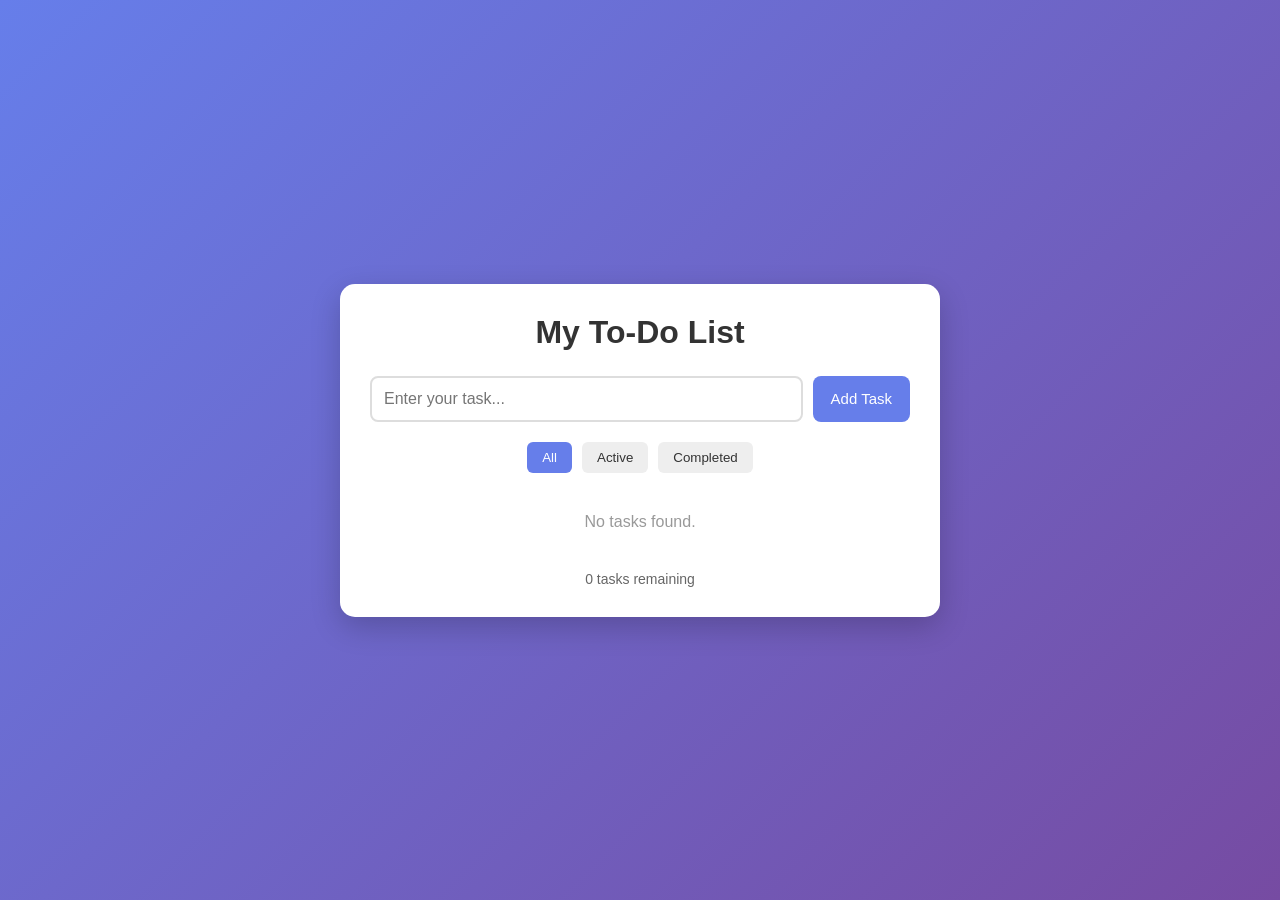
<file: index.html>
<!DOCTYPE html>
<html lang="en">
<head>
    <meta charset="UTF-8">
    <meta name="viewport" content="width=device-width, initial-scale=1.0">
    <title>To-Do List</title>

    <link rel="stylesheet" href="style.css">
</head>

<body>

    <div class="container">

        <h1>My To-Do List</h1>

        <!-- Add Task -->
        <div class="input-section">
            <input 
                type="text" 
                id="taskInput" 
                placeholder="Enter your task..."
            >

            <button id="addBtn">Add Task</button>
        </div>

        <!-- Filters -->
        <div class="filters">
            <button class="filter-btn active" data-filter="all">
                All
            </button>

            <button class="filter-btn" data-filter="active">
                Active
            </button>

            <button class="filter-btn" data-filter="completed">
                Completed
            </button>
        </div>

        <!-- Task List -->
        <ul id="taskList"></ul>

        <!-- Task Count -->
        <div class="task-info">
            <span id="taskCount">0 tasks</span>
        </div>

    </div>

    <script src="script.js"></script>

</body>
</html>
</file>
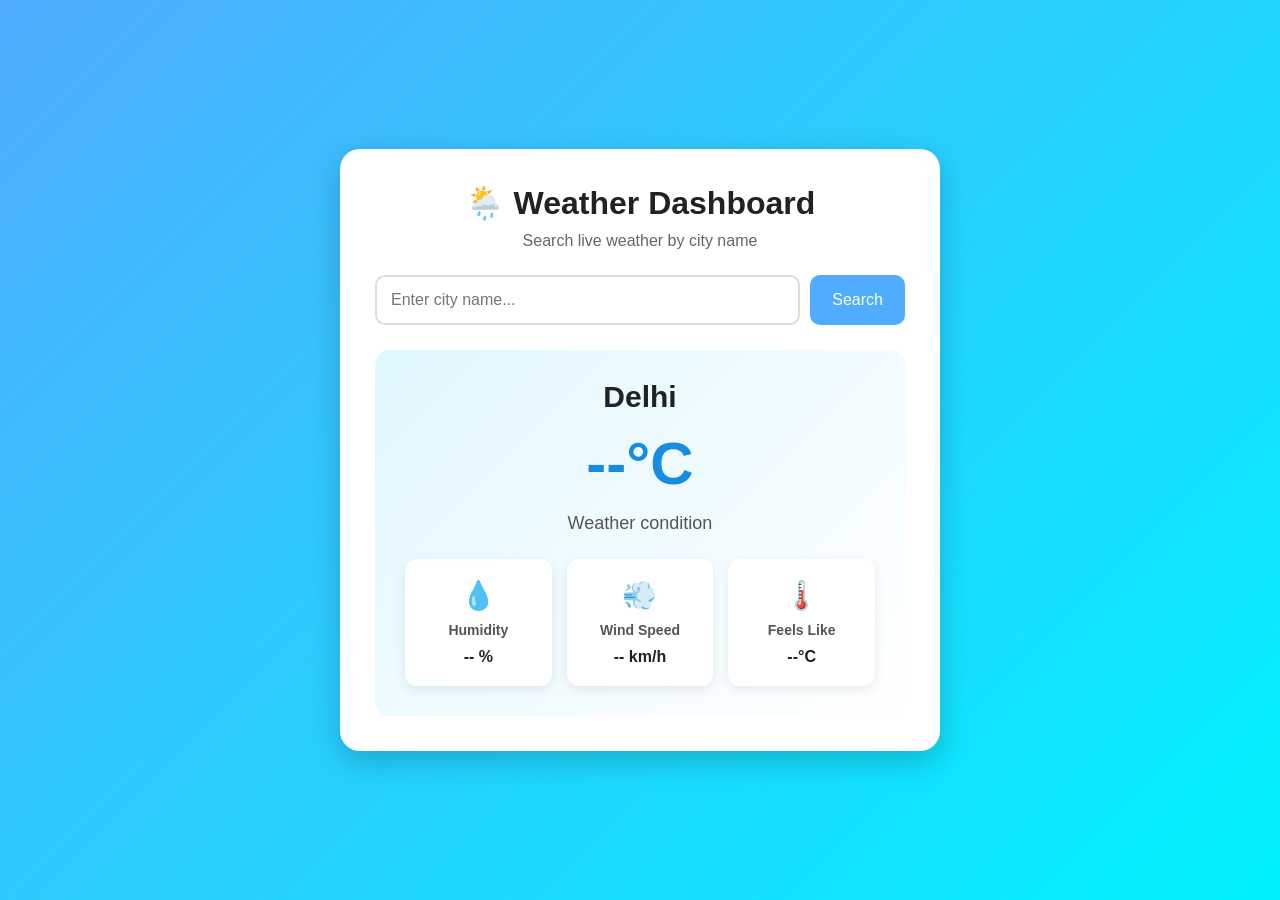
<file: weather dashboard/index.html>
<!DOCTYPE html>
<html lang="en">
<head>
    <meta charset="UTF-8">
    <meta name="viewport" content="width=device-width, initial-scale=1.0">
    <title>Weather Dashboard</title>

    <link rel="stylesheet" href="style.css">
</head>

<body>

    <div class="container">

        <h1>🌦️ Weather Dashboard</h1>
        <p class="subtitle">Search live weather by city name</p>

        <!-- Search Section -->
        <div class="search-box">
            <input
                type="text"
                id="cityInput"
                placeholder="Enter city name..."
            >

            <button id="searchBtn">Search</button>
        </div>

        <!-- Loading -->
        <p id="loading" class="loading">Loading...</p>

        <!-- Error -->
        <p id="errorMessage" class="error"></p>

        <!-- Weather Card -->
        <div id="weatherCard" class="weather-card">

            <h2 id="cityName">Delhi</h2>

            <div class="temperature">
                <span id="temperature">--</span>°C
            </div>

            <p id="weatherDescription">Weather condition</p>

            <div class="weather-info">

                <div class="info-box">
                    <span>💧</span>
                    <h3>Humidity</h3>
                    <p id="humidity">-- %</p>
                </div>

                <div class="info-box">
                    <span>💨</span>
                    <h3>Wind Speed</h3>
                    <p id="windSpeed">-- km/h</p>
                </div>

                <div class="info-box">
                    <span>🌡️</span>
                    <h3>Feels Like</h3>
                    <p id="feelsLike">--°C</p>
                </div>

            </div>

        </div>

    </div>

    <script src="script.js"></script>

</body>
</html>
</file>
<file: style.css>
* {
    margin: 0;
    padding: 0;
    box-sizing: border-box;
}

body {
    font-family: Arial, sans-serif;
    background: linear-gradient(135deg, #667eea, #764ba2);
    min-height: 100vh;

    display: flex;
    justify-content: center;
    align-items: center;

    padding: 20px;
}

.container {
    width: 100%;
    max-width: 600px;

    background: white;
    padding: 30px;

    border-radius: 15px;

    box-shadow: 0 10px 30px rgba(0, 0, 0, 0.2);
}

h1 {
    text-align: center;
    margin-bottom: 25px;
    color: #333;
}



.input-section {
    display: flex;
    gap: 10px;
    margin-bottom: 20px;
}

#taskInput {
    flex: 1;

    padding: 12px;

    border: 2px solid #ddd;
    border-radius: 8px;

    font-size: 16px;
}

#taskInput:focus {
    outline: none;
    border-color: #667eea;
}

#addBtn {
    padding: 12px 18px;

    border: none;
    border-radius: 8px;

    background: #667eea;
    color: white;

    cursor: pointer;
    font-size: 15px;
}

#addBtn:hover {
    background: #5568d9;
}



.filters {
    display: flex;
    justify-content: center;
    gap: 10px;

    margin-bottom: 20px;
}

.filter-btn {
    padding: 8px 15px;

    border: none;
    border-radius: 6px;

    background: #eee;
    color: #333;

    cursor: pointer;
}

.filter-btn:hover {
    background: #ddd;
}

.filter-btn.active {
    background: #667eea;
    color: white;
}



#taskList {
    list-style: none;
}


.task {
    display: flex;
    align-items: center;

    gap: 10px;

    padding: 12px;

    margin-bottom: 10px;

    background: #f5f5f5;

    border-radius: 8px;
}



.task-checkbox {
    width: 18px;
    height: 18px;

    cursor: pointer;
}



.task-text {
    flex: 1;

    font-size: 16px;
    color: #333;
}

.task.completed .task-text {
    text-decoration: line-through;
    color: #999;
}



.edit-btn,
.delete-btn {
    border: none;

    padding: 7px 10px;

    border-radius: 5px;

    cursor: pointer;

    color: white;
}

.edit-btn {
    background: #f0ad4e;
}

.edit-btn:hover {
    background: #ec971f;
}

.delete-btn {
    background: #d9534f;
}

.delete-btn:hover {
    background: #c9302c;
}

/* Task Info */

.task-info {
    margin-top: 20px;

    text-align: center;

    color: #666;

    font-size: 14px;
}



.empty-message {
    text-align: center;

    color: #999;

    padding: 20px;
}

/* Responsive */

@media (max-width: 500px) {

    .container {
        padding: 20px;
    }

    .input-section {
        flex-direction: column;
    }

    #addBtn {
        width: 100%;
    }

    .filters {
        flex-wrap: wrap;
    }

    .task {
        flex-wrap: wrap;
    }

}
</file>
<file: weather dashboard/style.css>
* {
    margin: 0;
    padding: 0;
    box-sizing: border-box;
}

body {
    font-family: Arial, sans-serif;
    min-height: 100vh;

    display: flex;
    justify-content: center;
    align-items: center;

    background: linear-gradient(135deg, #4facfe, #00f2fe);

    padding: 20px;
}

.container {
    width: 100%;
    max-width: 600px;

    background: white;

    padding: 35px;

    border-radius: 20px;

    box-shadow: 0 10px 30px rgba(0, 0, 0, 0.2);

    text-align: center;
}

h1 {
    color: #222;
    margin-bottom: 10px;
}

.subtitle {
    color: #666;
    margin-bottom: 25px;
}



.search-box {
    display: flex;
    gap: 10px;
    margin-bottom: 25px;
}

.search-box input {
    flex: 1;

    padding: 14px;

    border: 2px solid #ddd;

    border-radius: 10px;

    font-size: 16px;

    outline: none;
}

.search-box input:focus {
    border-color: #4facfe;
}

.search-box button {
    padding: 14px 22px;

    border: none;

    border-radius: 10px;

    background: #4facfe;

    color: white;

    font-size: 16px;

    cursor: pointer;

    transition: 0.3s;
}

.search-box button:hover {
    background: #168de2;
}



.weather-card {
    background: linear-gradient(135deg, #e0f7ff, #ffffff);

    padding: 30px;

    border-radius: 15px;

    margin-top: 10px;
}

.weather-card h2 {
    font-size: 30px;
    color: #222;
}

.temperature {
    font-size: 60px;

    font-weight: bold;

    color: #168de2;

    margin: 15px 0;
}

#weatherDescription {
    font-size: 18px;

    color: #555;

    margin-bottom: 25px;
}



.weather-info {
    display: grid;

    grid-template-columns: repeat(3, 1fr);

    gap: 15px;
}

.info-box {
    background: white;

    padding: 20px 10px;

    border-radius: 12px;

    box-shadow: 0 4px 12px rgba(0, 0, 0, 0.08);
}

.info-box span {
    font-size: 28px;
}

.info-box h3 {
    font-size: 14px;

    margin: 10px 0;

    color: #555;
}

.info-box p {
    font-weight: bold;

    color: #222;
}



.loading {
    display: none;

    color: #168de2;

    margin: 15px;
}



.error {
    color: red;

    margin: 15px;

    font-weight: bold;
}



@media (max-width: 600px) {

    .container {
        padding: 25px 18px;
    }

    .search-box {
        flex-direction: column;
    }

    .search-box button {
        width: 100%;
    }

    .weather-info {
        grid-template-columns: 1fr;
    }

    .temperature {
        font-size: 50px;
    }
}
</file>
